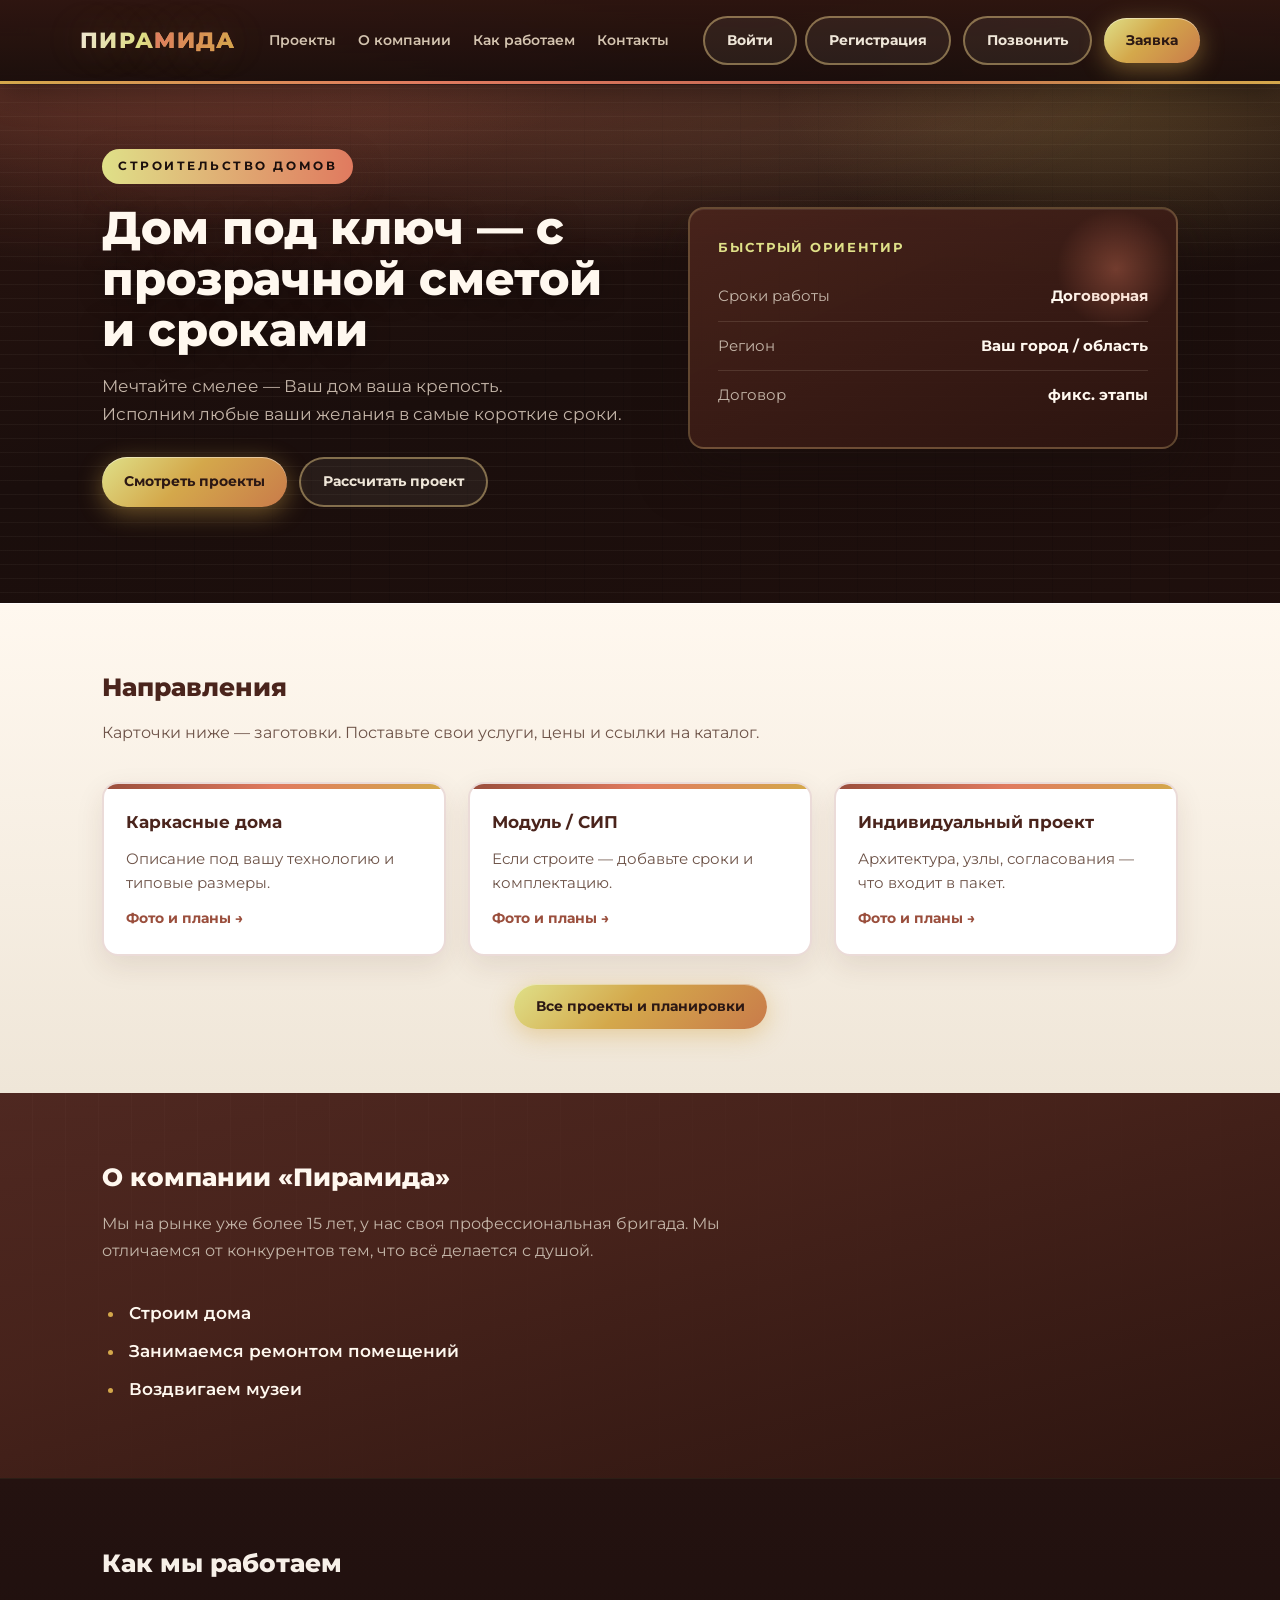
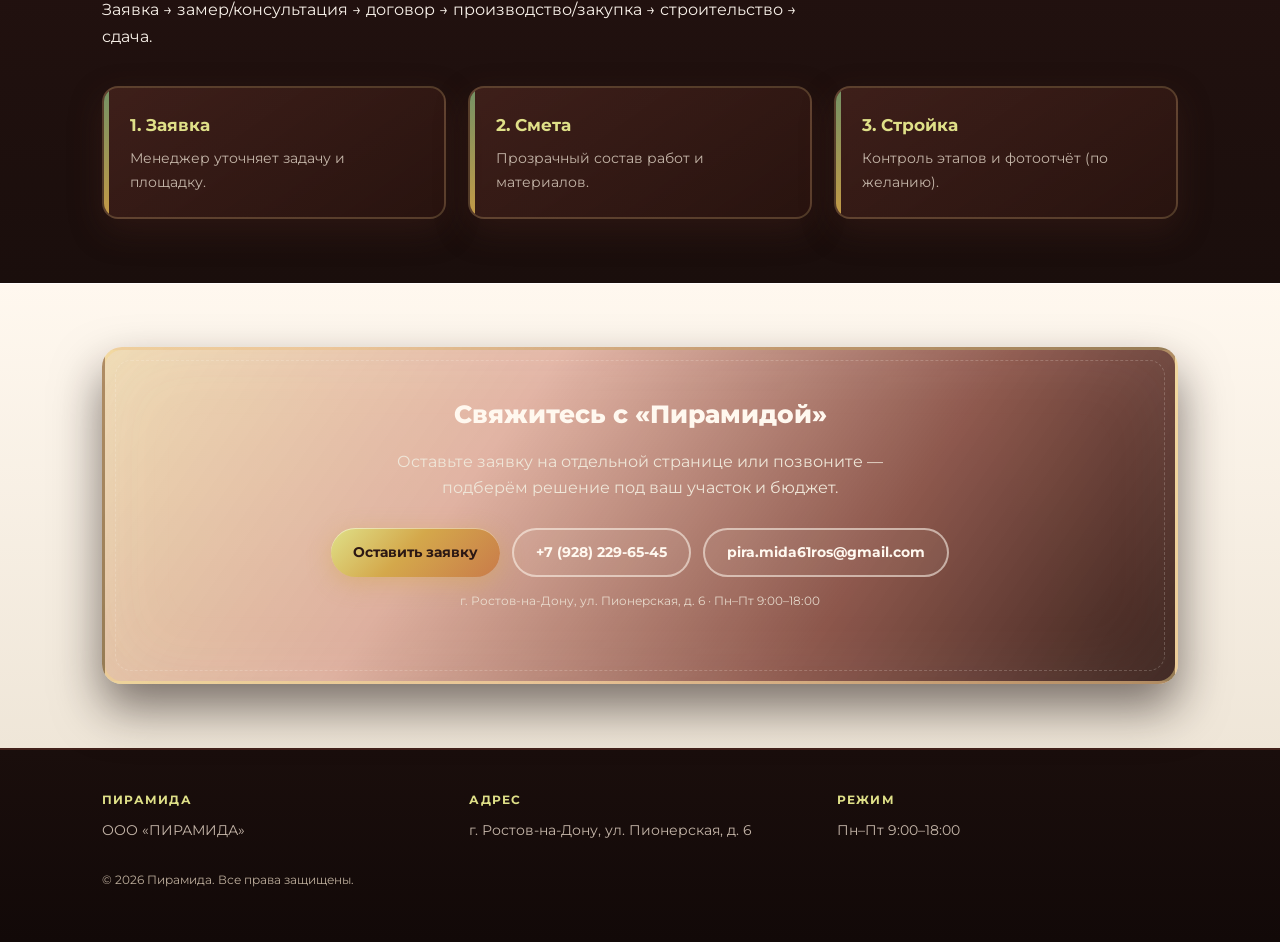
<file: index.html>
<!DOCTYPE html>
<html lang="ru">
<head>
  <meta charset="UTF-8" />
  <meta name="viewport" content="width=device-width, initial-scale=1.0" />
  <meta name="format-detection" content="telephone=no" />
  <title>Пирамида — строительство домов под ключ</title>
  <meta name="description" content="Пирамида: каркасные и модульные дома под ключ в Ростове-на-Дону. Проекты, смета, гарантия." />
  <link rel="preconnect" href="https://fonts.gstatic.com" crossorigin />
  <link href="https://fonts.googleapis.com/css2?family=Montserrat:wght@400;500;600;700&display=swap" rel="stylesheet" />
  <link rel="stylesheet" href="./css/site.css" />
</head>
<body>
  <header>
    <div class="wrap header-inner">
      <a class="logo" href="index.html">ПИРА<span>МИДА</span></a>
      <nav aria-label="Основное меню">
        <ul>
          <li><a href="projects.html">Проекты</a></li>
          <li><a href="#about">О компании</a></li>
          <li><a href="#process">Как работаем</a></li>
          <li><a href="#contact">Контакты</a></li>
        </ul>
      </nav>
      <div class="header-cta">
        <div id="auth-guest" class="header-auth">
          <a class="btn btn-ghost" href="login.html">Войти</a>
          <a class="btn btn-ghost" href="register.html">Регистрация</a>
        </div>
        <div id="auth-user" class="header-auth" hidden>
          <a class="btn btn-ghost" href="cabinet.html">Кабинет</a>
          <button type="button" class="btn btn-ghost" id="btn-logout">Выйти</button>
        </div>
        <a class="btn btn-ghost header-phone" href="tel:+79282296545">Позвонить</a>
        <a class="btn btn-primary" href="request.html">Заявка</a>
      </div>
    </div>
  </header>

  <main>
    <section class="hero">
      <div class="wrap hero-grid">
        <div>
          <p class="eyebrow">Строительство домов</p>
          <h1>Дом под ключ — с прозрачной сметой и сроками</h1>
          <p class="lead">
            Мечтайте смелее — Ваш дом ваша крепость.<br />
            Исполним любые ваши желания в самые короткие сроки.
          </p>
          <div class="inline-actions">
            <a class="btn btn-primary" href="projects.html">Смотреть проекты</a>
            <a class="btn btn-ghost" href="request.html">Рассчитать проект</a>
          </div>
        </div>
        <aside class="hero-card" aria-labelledby="card-title">
          <h2 id="card-title">Быстрый ориентир</h2>
          <div class="stat"><span>Сроки работы</span><strong>Договорная</strong></div>
          <div class="stat"><span>Регион</span><strong>Ваш город / область</strong></div>
          <div class="stat"><span>Договор</span><strong>фикс. этапы</strong></div>
        </aside>
      </div>
    </section>

    <section id="projects" class="section-cream">
      <div class="wrap">
        <h2 class="section-title">Направления</h2>
        <p class="section-desc">Карточки ниже — заготовки. Поставьте свои услуги, цены и ссылки на каталог.</p>
        <div class="cards">
          <article class="card">
            <h3>Каркасные дома</h3>
            <p>Описание под вашу технологию и типовые размеры.</p>
            <a class="card-link" href="projects.html">Фото и планы →</a>
          </article>
          <article class="card">
            <h3>Модуль / СИП</h3>
            <p>Если строите — добавьте сроки и комплектацию.</p>
            <a class="card-link" href="projects.html">Фото и планы →</a>
          </article>
          <article class="card">
            <h3>Индивидуальный проект</h3>
            <p>Архитектура, узлы, согласования — что входит в пакет.</p>
            <a class="card-link" href="projects.html">Фото и планы →</a>
          </article>
        </div>
        <p class="section-cta-link">
          <a class="btn btn-primary" href="projects.html">Все проекты и планировки</a>
        </p>
      </div>
    </section>

    <section id="about" class="section-brick">
      <div class="wrap">
        <h2 class="section-title">О компании «Пирамида»</h2>
        <p class="section-desc">
          Мы на рынке уже более 15 лет, у нас своя профессиональная бригада. Мы отличаемся от конкурентов тем, что всё делается с душой.
        </p>
        <ul class="about-list">
          <li>Строим дома</li>
          <li>Занимаемся ремонтом помещений</li>
          <li>Воздвигаем музеи</li>
        </ul>
      </div>
    </section>

    <section id="process" class="section-warm-dark">
      <div class="wrap">
        <h2 class="section-title">Как мы работаем</h2>
        <p class="section-desc">Заявка → замер/консультация → договор → производство/закупка → строительство → сдача.</p>
        <div class="cards">
          <article class="card"><h3>1. Заявка</h3><p>Менеджер уточняет задачу и площадку.</p></article>
          <article class="card"><h3>2. Смета</h3><p>Прозрачный состав работ и материалов.</p></article>
          <article class="card"><h3>3. Стройка</h3><p>Контроль этапов и фотоотчёт (по желанию).</p></article>
        </div>
      </div>
    </section>

    <section id="contact" class="section-cream">
      <div class="wrap">
        <div class="cta-band">
          <h2 class="section-title section-title-no-gap">Свяжитесь с «Пирамидой»</h2>
          <p>Оставьте заявку на отдельной странице или позвоните — подберём решение под ваш участок и бюджет.</p>
          <div class="inline-actions inline-actions-center">
            <a class="btn btn-primary" href="request.html">Оставить заявку</a>
            <a class="btn btn-ghost" href="tel:+79282296545">+7 (928) 229-65-45</a>
            <a class="btn btn-ghost" href="mailto:pira.mida61ros@gmail.com">pira.mida61ros@gmail.com</a>
          </div>
          <p class="fine mt-20">г. Ростов-на-Дону, ул. Пионерская, д. 6 · Пн–Пт 9:00–18:00</p>
        </div>
      </div>
    </section>
  </main>

  <footer>
    <div class="wrap">
      <div class="footer-grid">
        <div><strong>Пирамида</strong>ООО «ПИРАМИДА»</div>
        <div><strong>Адрес</strong>г. Ростов-на-Дону, ул. Пионерская, д. 6</div>
        <div><strong>Режим</strong>Пн–Пт 9:00–18:00</div>
      </div>
      <p class="fine">© <span id="y"></span> Пирамида. Все права защищены.</p>
    </div>
  </footer>
  <script src="./js/auth.js"></script>
  <script>
    document.getElementById("y").textContent = new Date().getFullYear();
  </script>
</body>
</html>
</file>
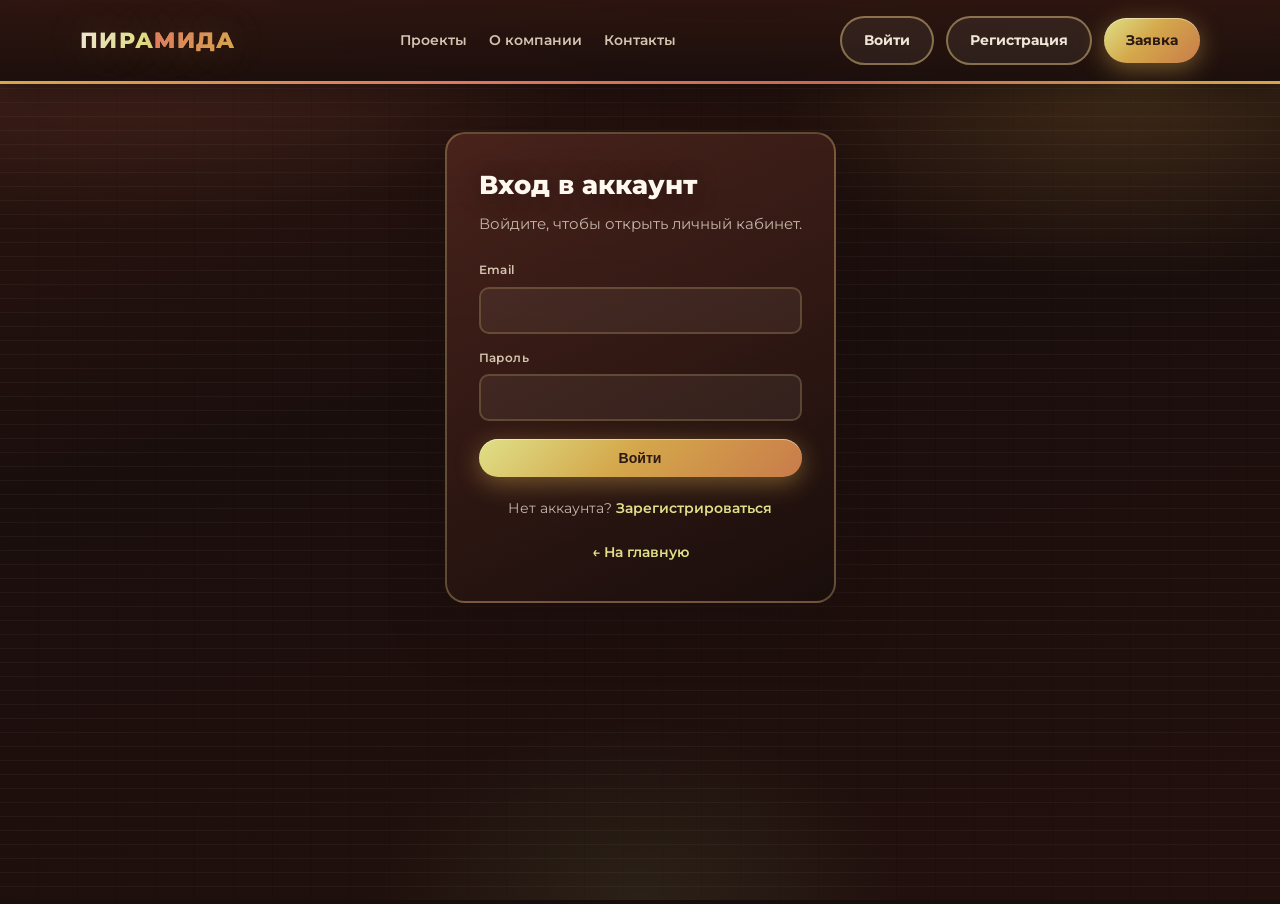
<file: cabinet.html>
<!DOCTYPE html>
<html lang="ru">
<head>
  <meta charset="UTF-8" />
  <meta name="viewport" content="width=device-width, initial-scale=1.0" />
  <title>Личный кабинет — Пирамида</title>
  <link rel="preconnect" href="https://fonts.gstatic.com" crossorigin />
  <link href="https://fonts.googleapis.com/css2?family=Montserrat:wght@400;500;600;700&display=swap" rel="stylesheet" />
  <link rel="stylesheet" href="./css/site.css" />
</head>
<body>
  <header>
    <div class="wrap header-inner">
      <a class="logo" href="index.html">ПИРА<span>МИДА</span></a>
      <nav aria-label="Основное меню">
        <ul>
          <li><a href="projects.html">Проекты</a></li>
          <li><a href="index.html#about">О компании</a></li>
          <li><a href="index.html#contact">Контакты</a></li>
        </ul>
      </nav>
      <div class="header-cta">
        <button type="button" class="btn btn-ghost" data-logout>Выйти</button>
        <a class="btn btn-primary" href="request.html">Заявка</a>
      </div>
    </div>
  </header>

  <main class="auth-page">
    <div class="wrap">
      <div class="auth-card auth-card-wide">
        <p class="eyebrow">Личный кабинет</p>
        <h1>Здравствуйте, <span id="cabinet-name"></span></h1>
        <p class="auth-card-lead">Email: <strong id="cabinet-email"></strong></p>
        <p class="auth-card-note">
          Здесь можно разместить сохранённые заявки, избранные проекты и статус договора.
          Сейчас кабинет работает локально в браузере — для общего доступа с любого устройства нужен сервер.
        </p>
        <div class="inline-actions">
          <a class="btn btn-primary" href="request.html">Оставить заявку</a>
          <a class="btn btn-ghost" href="index.html">На главную</a>
        </div>
      </div>
    </div>
  </main>

  <script src="./js/auth.js"></script>
</body>
</html>
</file>
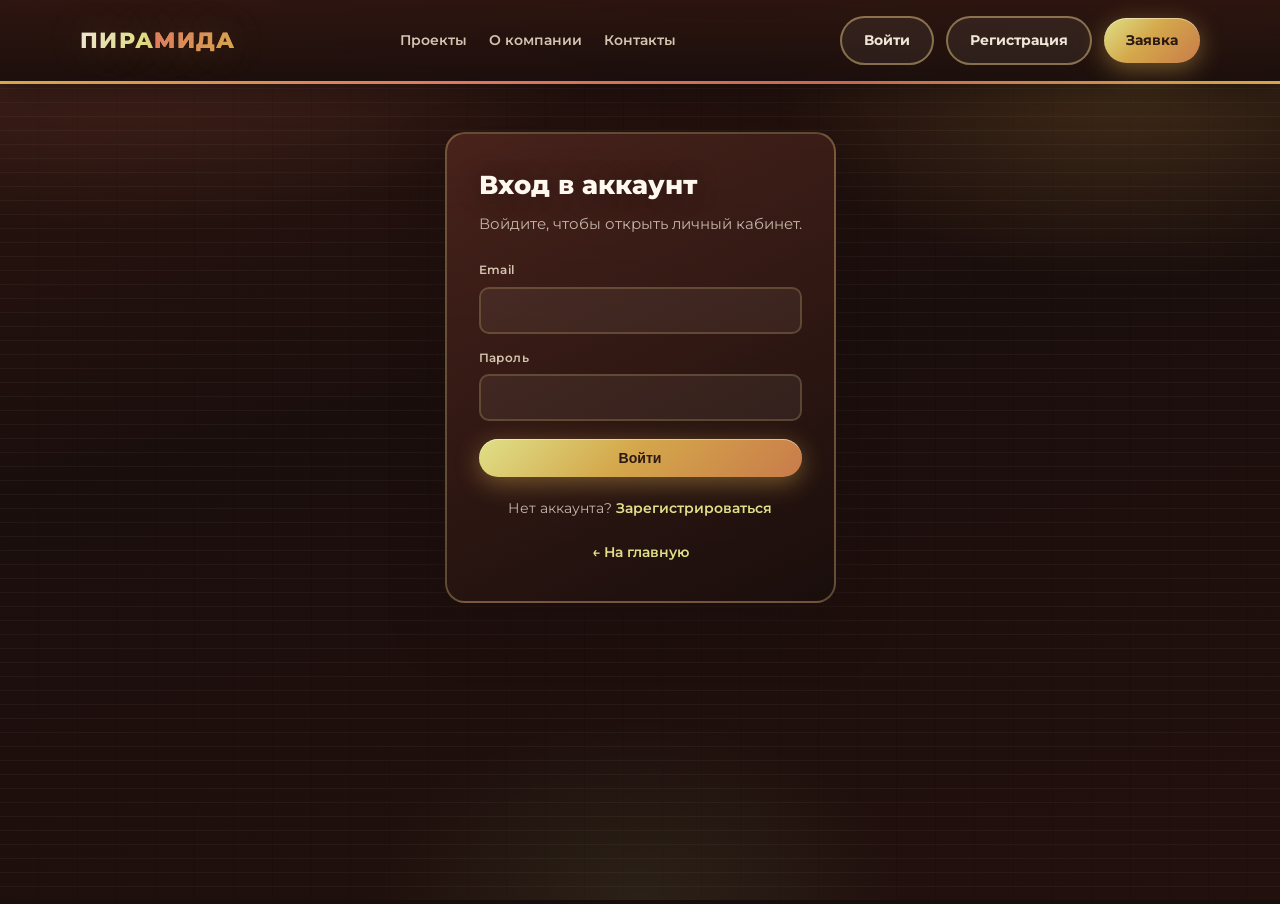
<file: login.html>
<!DOCTYPE html>
<html lang="ru">
<head>
  <meta charset="UTF-8" />
  <meta name="viewport" content="width=device-width, initial-scale=1.0" />
  <title>Вход — Пирамида</title>
  <link rel="preconnect" href="https://fonts.gstatic.com" crossorigin />
  <link href="https://fonts.googleapis.com/css2?family=Montserrat:wght@400;500;600;700&display=swap" rel="stylesheet" />
  <link rel="stylesheet" href="./css/site.css" />
</head>
<body>
  <header>
    <div class="wrap header-inner">
      <a class="logo" href="index.html">ПИРА<span>МИДА</span></a>
      <nav aria-label="Основное меню">
        <ul>
          <li><a href="projects.html">Проекты</a></li>
          <li><a href="index.html#about">О компании</a></li>
          <li><a href="index.html#contact">Контакты</a></li>
        </ul>
      </nav>
      <div class="header-cta">
        <a class="btn btn-ghost" href="login.html" aria-current="page">Войти</a>
        <a class="btn btn-ghost" href="register.html">Регистрация</a>
        <a class="btn btn-primary" href="request.html">Заявка</a>
      </div>
    </div>
  </header>

  <main class="auth-page">
    <div class="wrap">
      <div class="auth-card">
        <h1>Вход в аккаунт</h1>
        <p class="auth-card-lead">Войдите, чтобы открыть личный кабинет.</p>

        <form id="form-login" class="auth-form" novalidate>
          <label class="auth-field">
            <span>Email</span>
            <input type="email" name="email" autocomplete="email" required />
          </label>
          <label class="auth-field">
            <span>Пароль</span>
            <input type="password" name="password" autocomplete="current-password" required minlength="6" />
          </label>
          <p id="auth-message" class="auth-msg" hidden></p>
          <button type="submit" class="btn btn-primary auth-submit">Войти</button>
        </form>

        <p class="auth-switch">
          Нет аккаунта? <a href="register.html">Зарегистрироваться</a>
        </p>
        <p class="auth-switch">
          <a href="index.html">← На главную</a>
        </p>
      </div>
    </div>
  </main>

  <script src="./js/auth.js"></script>
</body>
</html>
</file>
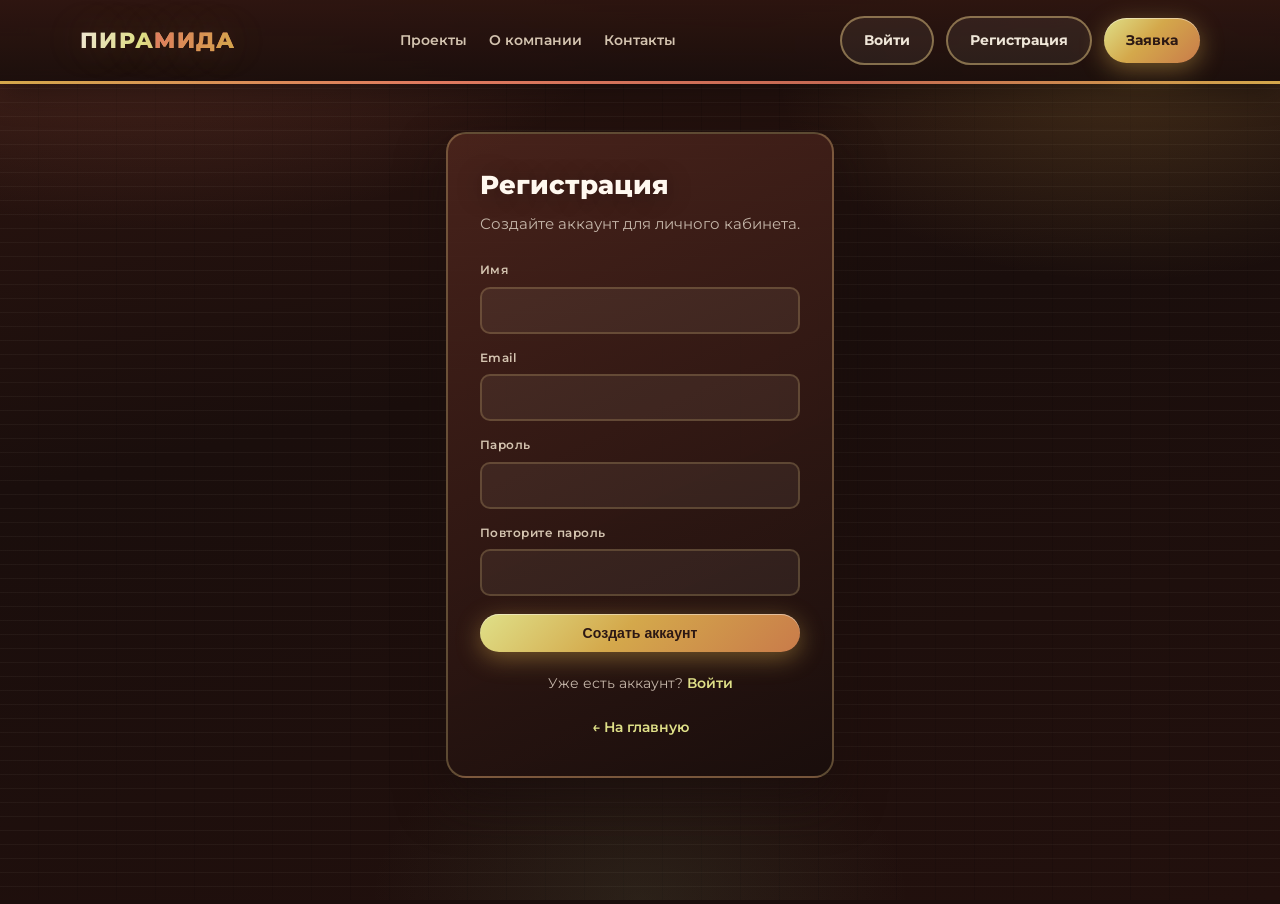
<file: register.html>
<!DOCTYPE html>
<html lang="ru">
<head>
  <meta charset="UTF-8" />
  <meta name="viewport" content="width=device-width, initial-scale=1.0" />
  <title>Регистрация — Пирамида</title>
  <link rel="preconnect" href="https://fonts.gstatic.com" crossorigin />
  <link href="https://fonts.googleapis.com/css2?family=Montserrat:wght@400;500;600;700&display=swap" rel="stylesheet" />
  <link rel="stylesheet" href="./css/site.css" />
</head>
<body>
  <header>
    <div class="wrap header-inner">
      <a class="logo" href="index.html">ПИРА<span>МИДА</span></a>
      <nav aria-label="Основное меню">
        <ul>
          <li><a href="projects.html">Проекты</a></li>
          <li><a href="index.html#about">О компании</a></li>
          <li><a href="index.html#contact">Контакты</a></li>
        </ul>
      </nav>
      <div class="header-cta">
        <a class="btn btn-ghost" href="login.html">Войти</a>
        <a class="btn btn-ghost" href="register.html" aria-current="page">Регистрация</a>
        <a class="btn btn-primary" href="request.html">Заявка</a>
      </div>
    </div>
  </header>

  <main class="auth-page">
    <div class="wrap">
      <div class="auth-card">
        <h1>Регистрация</h1>
        <p class="auth-card-lead">Создайте аккаунт для личного кабинета.</p>

        <form id="form-register" class="auth-form" novalidate>
          <label class="auth-field">
            <span>Имя</span>
            <input type="text" name="name" autocomplete="name" required minlength="2" />
          </label>
          <label class="auth-field">
            <span>Email</span>
            <input type="email" name="email" autocomplete="email" required />
          </label>
          <label class="auth-field">
            <span>Пароль</span>
            <input type="password" name="password" autocomplete="new-password" required minlength="6" />
          </label>
          <label class="auth-field">
            <span>Повторите пароль</span>
            <input type="password" name="passwordConfirm" autocomplete="new-password" required minlength="6" />
          </label>
          <p id="auth-message" class="auth-msg" hidden></p>
          <button type="submit" class="btn btn-primary auth-submit">Создать аккаунт</button>
        </form>

        <p class="auth-switch">
          Уже есть аккаунт? <a href="login.html">Войти</a>
        </p>
        <p class="auth-switch">
          <a href="index.html">← На главную</a>
        </p>
      </div>
    </div>
  </main>

  <script src="./js/auth.js"></script>
</body>
</html>
</file>
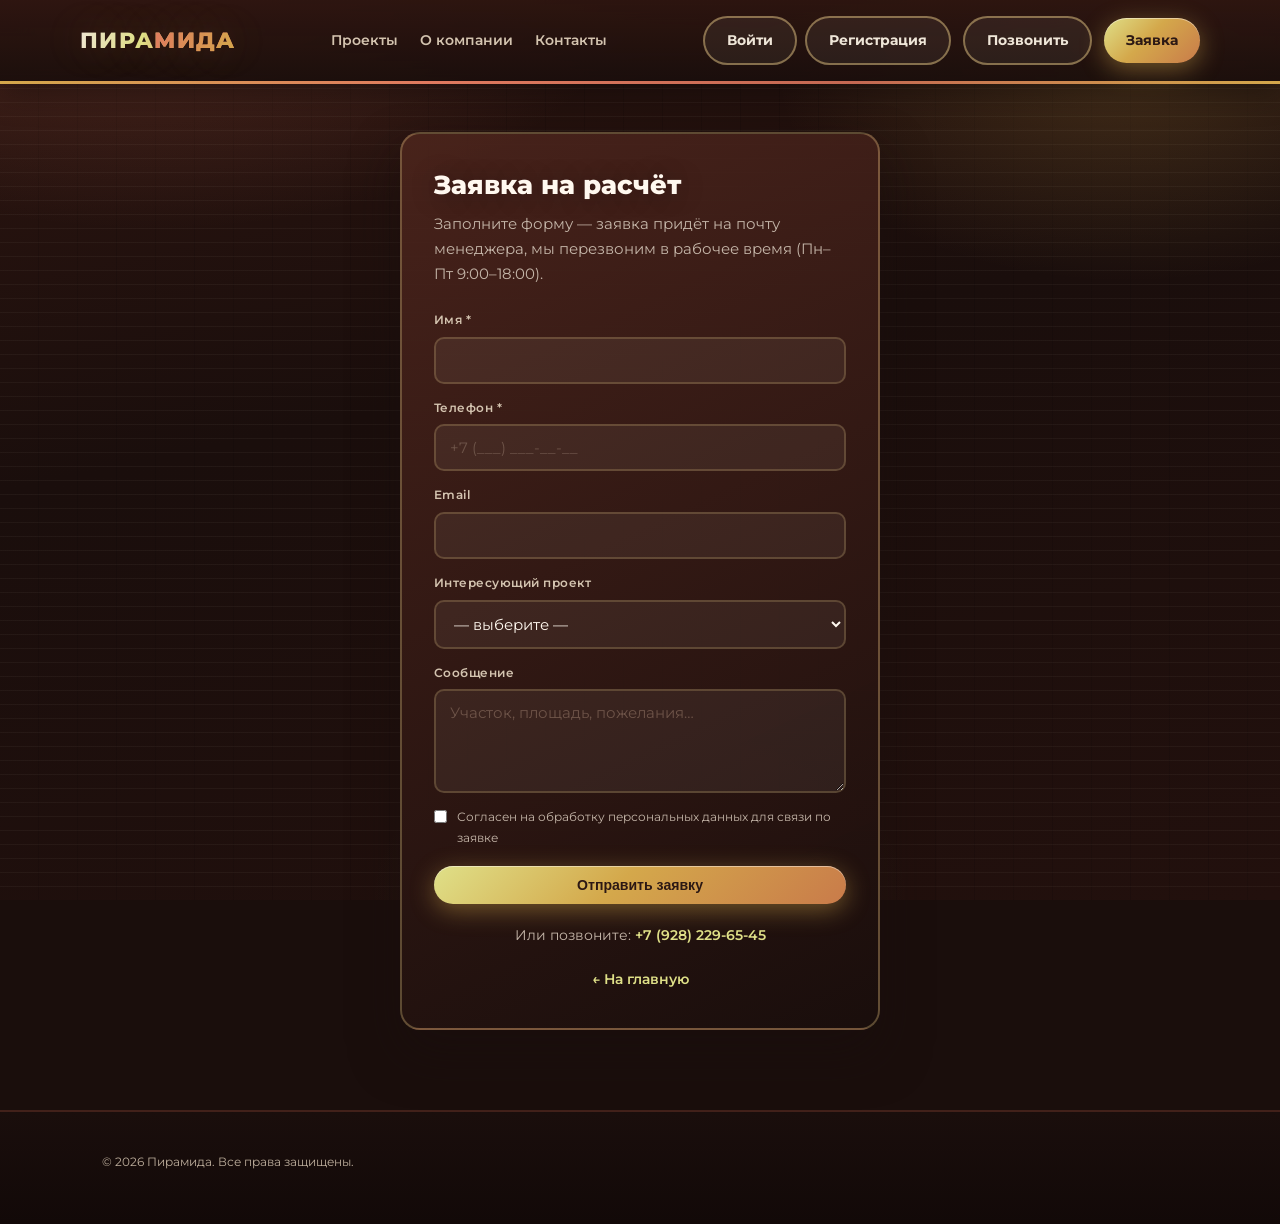
<file: request.html>
<!DOCTYPE html>
<html lang="ru">
<head>
  <meta charset="UTF-8" />
  <meta name="viewport" content="width=device-width, initial-scale=1.0" />
  <title>Заявка на расчёт — Пирамида</title>
  <meta name="description" content="Оставьте заявку на расчёт строительства дома — компания Пирамида." />
  <link rel="preconnect" href="https://fonts.gstatic.com" crossorigin />
  <link href="https://fonts.googleapis.com/css2?family=Montserrat:wght@400;500;600;700&display=swap" rel="stylesheet" />
  <link rel="stylesheet" href="./css/site.css" />
</head>
<body>
  <header>
    <div class="wrap header-inner">
      <a class="logo" href="index.html">ПИРА<span>МИДА</span></a>
      <nav aria-label="Основное меню">
        <ul>
          <li><a href="projects.html">Проекты</a></li>
          <li><a href="index.html#about">О компании</a></li>
          <li><a href="index.html#contact">Контакты</a></li>
        </ul>
      </nav>
      <div class="header-cta">
        <div id="auth-guest" class="header-auth">
          <a class="btn btn-ghost" href="login.html">Войти</a>
          <a class="btn btn-ghost" href="register.html">Регистрация</a>
        </div>
        <div id="auth-user" class="header-auth" hidden>
          <a class="btn btn-ghost" href="cabinet.html">Кабинет</a>
          <button type="button" class="btn btn-ghost" id="btn-logout">Выйти</button>
        </div>
        <a class="btn btn-ghost header-phone" href="tel:+79282296545">Позвонить</a>
        <a class="btn btn-primary" href="request.html" aria-current="page">Заявка</a>
      </div>
    </div>
  </header>

  <main class="auth-page">
    <div class="wrap">
      <div class="auth-card auth-card-wide">
        <h1>Заявка на расчёт</h1>
        <p class="auth-card-lead">
          Заполните форму — заявка придёт на почту менеджера, мы перезвоним в рабочее время (Пн–Пт 9:00–18:00).
        </p>

        <form id="request-form" class="auth-form" novalidate>
          <label class="auth-field">
            <span>Имя *</span>
            <input type="text" name="name" autocomplete="name" required minlength="2" />
          </label>
          <label class="auth-field">
            <span>Телефон *</span>
            <input type="tel" name="phone" autocomplete="tel" required placeholder="+7 (___) ___-__-__" />
          </label>
          <label class="auth-field">
            <span>Email</span>
            <input type="email" name="email" autocomplete="email" />
          </label>
          <label class="auth-field">
            <span>Интересующий проект</span>
            <select name="project">
              <option value="">— выберите —</option>
              <option value="Каркасный дом">Каркасный дом</option>
              <option value="Модуль / СИП">Модуль / СИП</option>
              <option value="Индивидуальный проект">Индивидуальный проект</option>
              <option value="Другое">Другое</option>
            </select>
          </label>
          <label class="auth-field">
            <span>Сообщение</span>
            <textarea name="message" rows="4" placeholder="Участок, площадь, пожелания…"></textarea>
          </label>
          <label class="request-consent">
            <input type="checkbox" name="consent" required />
            <span>Согласен на обработку персональных данных для связи по заявке</span>
          </label>
          <p id="request-form-message" class="auth-msg" hidden></p>
          <button type="submit" class="btn btn-primary auth-submit">Отправить заявку</button>
        </form>

        <p class="auth-switch">
          Или позвоните: <a href="tel:+79282296545">+7 (928) 229-65-45</a>
        </p>
        <p class="auth-switch">
          <a href="index.html">← На главную</a>
        </p>
      </div>
    </div>
  </main>

  <footer>
    <div class="wrap">
      <p class="fine">© <span id="y"></span> Пирамида. Все права защищены.</p>
    </div>
  </footer>

  <script src="./js/site-config.js"></script>
  <script src="./js/auth.js"></script>
  <script src="./js/request-form.js"></script>
  <script>
    document.getElementById("y").textContent = new Date().getFullYear();
  </script>
</body>
</html>
</file>
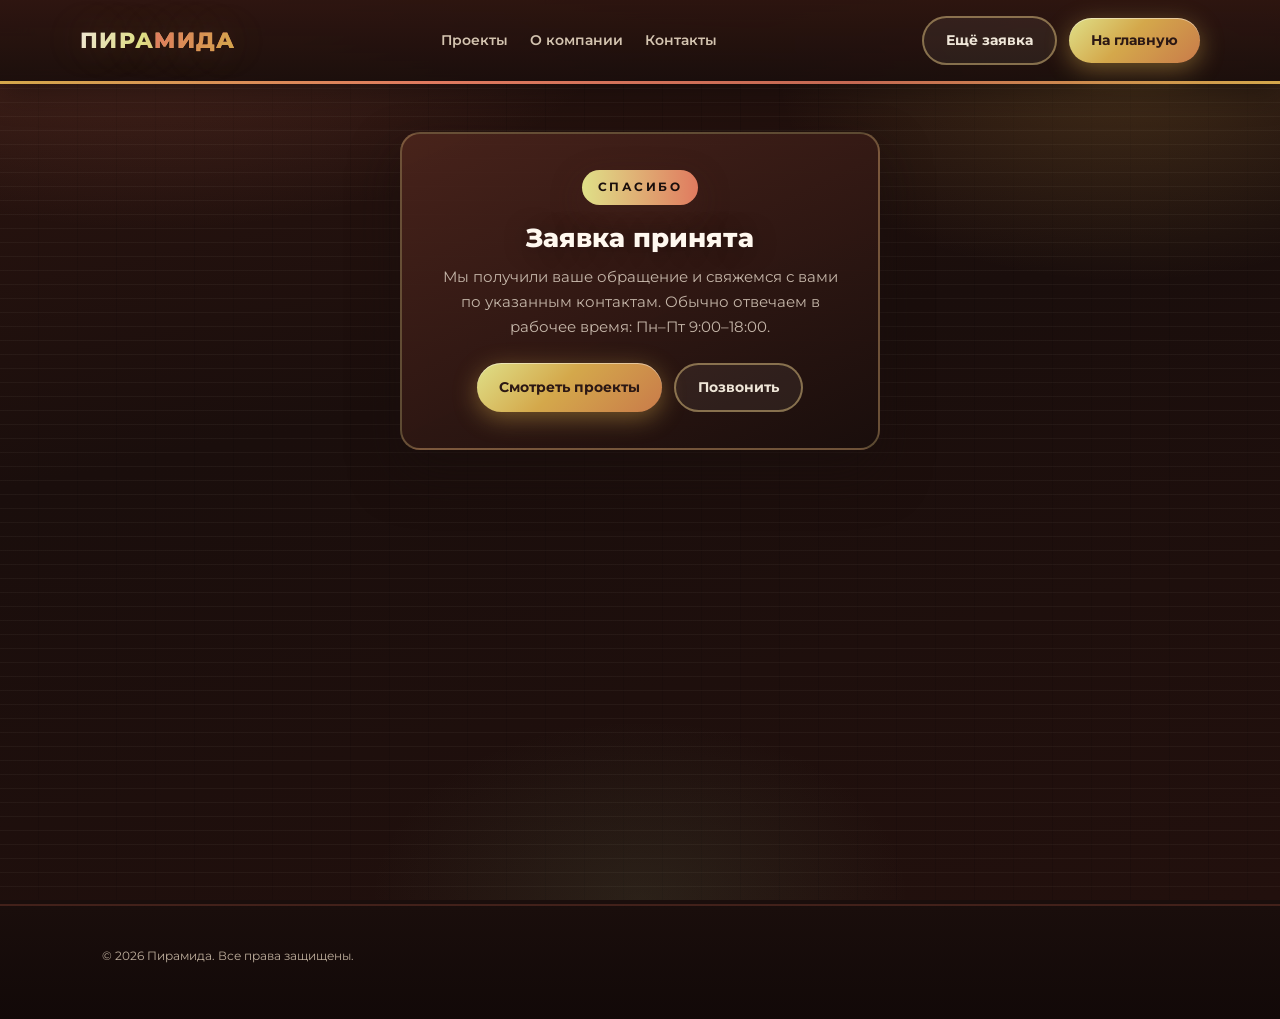
<file: thanks.html>
<!DOCTYPE html>
<html lang="ru">
<head>
  <meta charset="UTF-8" />
  <meta name="viewport" content="width=device-width, initial-scale=1.0" />
  <title>Заявка отправлена — Пирамида</title>
  <link rel="preconnect" href="https://fonts.gstatic.com" crossorigin />
  <link href="https://fonts.googleapis.com/css2?family=Montserrat:wght@400;500;600;700&display=swap" rel="stylesheet" />
  <link rel="stylesheet" href="./css/site.css" />
</head>
<body>
  <header>
    <div class="wrap header-inner">
      <a class="logo" href="index.html">ПИРА<span>МИДА</span></a>
      <nav aria-label="Основное меню">
        <ul>
          <li><a href="projects.html">Проекты</a></li>
          <li><a href="index.html#about">О компании</a></li>
          <li><a href="index.html#contact">Контакты</a></li>
        </ul>
      </nav>
      <div class="header-cta">
        <a class="btn btn-ghost" href="request.html">Ещё заявка</a>
        <a class="btn btn-primary" href="index.html">На главную</a>
      </div>
    </div>
  </header>

  <main class="auth-page">
    <div class="wrap">
      <div class="auth-card auth-card-wide thanks-card">
        <p class="eyebrow">Спасибо</p>
        <h1>Заявка принята</h1>
        <p class="auth-card-lead">
          Мы получили ваше обращение и свяжемся с вами по указанным контактам.
          Обычно отвечаем в рабочее время: Пн–Пт 9:00–18:00.
        </p>
        <div class="inline-actions">
          <a class="btn btn-primary" href="projects.html">Смотреть проекты</a>
          <a class="btn btn-ghost" href="tel:+79282296545">Позвонить</a>
        </div>
      </div>
    </div>
  </main>

  <footer>
    <div class="wrap">
      <p class="fine">© <span id="y"></span> Пирамида. Все права защищены.</p>
    </div>
  </footer>
  <script>
    document.getElementById("y").textContent = new Date().getFullYear();
  </script>
</body>
</html>
</file>
<file: css/site.css>
/* Палитра: старый кирпич + раствор + тёплые акценты */
:root {
  --brick-ink: #1a0e0c;
  --brick-ink-soft: #241210;
  --brick-dark: #4a241c;
  --brick-deep: #2d1510;
  --brick-deeper: #22100d;
  --brick-black: #120908;
  --brick: #7a3d32;
  --brick-mid: #9a4e3c;
  --brick-bright: #c46852;
  --brick-dust: #a85d4a;
  --mortar: #efe6d8;
  --mortar-dim: #d4c4b0;
  --cream: #fff8ef;
  --gold: #dfe088;
  --gold-deep: #d4a84b;
  --copper: #c97b4a;
  --terracotta: #e07a5f;
  --sage: #7a9e6d;
  --white: #ffffff;
  --sky-wash: rgba(120, 170, 200, 0.18);
  --text: #f7f0e8;
  --text-dark: #2c1814;
  --muted: #c4b5a8;
  --muted-dark: #6d5348;
  --border-brick: rgba(255, 232, 210, 0.12);
  --black-06: rgba(0, 0, 0, 0.06);
  --black-11: rgba(0, 0, 0, 0.11);
  --black-35: rgba(0, 0, 0, 0.35);
  --white-45: rgba(255, 255, 255, 0.45);
  --white-80: rgba(255, 255, 255, 0.8);
  --cream-04: rgba(255, 248, 239, 0.04);
  --cream-08: rgba(255, 248, 239, 0.08);
  --radius: 16px;
  --shadow: 0 24px 48px rgba(26, 14, 12, 0.55);
  --shadow-soft: 0 12px 32px rgba(74, 36, 28, 0.35);
}
* { box-sizing: border-box; margin: 0; padding: 0; }
html { scroll-behavior: smooth; }
body {
  font-family: "Montserrat", system-ui, sans-serif;
  color: var(--text);
  line-height: 1.65;
  min-height: 100vh;
  background-color: var(--brick-ink);
  /* лёгкий «кирпич» из линий + тёплые пятна */
  background-image:
    radial-gradient(ellipse 900px 500px at 12% -5%, rgba(224, 122, 95, 0.22), transparent 55%),
    radial-gradient(ellipse 700px 420px at 88% 8%, rgba(212, 168, 75, 0.18), transparent 50%),
    radial-gradient(ellipse 600px 400px at 50% 100%, rgba(122, 158, 109, 0.12), transparent 45%),
    repeating-linear-gradient(
      0deg,
      transparent,
      transparent 13px,
      rgba(239, 230, 216, 0.045) 13px,
      rgba(239, 230, 216, 0.045) 14px
    ),
    repeating-linear-gradient(
      90deg,
      transparent,
      transparent 38px,
      rgba(0, 0, 0, 0.11) 38px,
      rgba(0, 0, 0, 0.11) 39px
    ),
    linear-gradient(168deg, var(--brick-deep) 0%, var(--brick-ink) 42%, var(--brick-deeper) 100%);
  background-attachment: fixed;
}
a { color: var(--gold); text-decoration: none; }
a:hover { text-decoration: underline; }
.wrap { max-width: 1120px; margin: 0 auto; padding: 0 22px; }

header {
  position: sticky;
  top: 0;
  z-index: 50;
  background: linear-gradient(180deg, rgba(45, 21, 16, 0.96) 0%, rgba(26, 14, 12, 0.92) 100%);
  backdrop-filter: blur(14px);
  border-bottom: 3px solid transparent;
  border-image: linear-gradient(90deg, var(--gold-deep), var(--terracotta), var(--brick-bright), var(--gold-deep)) 1;
  box-shadow: 0 8px 32px var(--black-35);
}
.header-inner {
  display: flex;
  align-items: center;
  justify-content: space-between;
  gap: 16px;
  padding: 16px 0;
  flex-wrap: wrap;
}
.logo {
  font-weight: 800;
  font-size: 1.4rem;
  letter-spacing: 0.06em;
  text-decoration: none;
  background: linear-gradient(110deg, var(--mortar) 0%, var(--gold) 40%, var(--terracotta) 85%);
  -webkit-background-clip: text;
  background-clip: text;
  color: transparent;
  text-shadow: 0 0 40px rgba(244, 213, 141, 0.25);
}
.logo span {
  background: linear-gradient(110deg, var(--terracotta), var(--gold-deep));
  -webkit-background-clip: text;
  background-clip: text;
  color: transparent;
}
nav ul { list-style: none; display: flex; gap: 22px; flex-wrap: wrap; }
nav a {
  color: var(--mortar-dim);
  font-size: 0.9rem;
  font-weight: 600;
  text-decoration: none;
  transition: color 0.2s;
}
nav a:hover { color: var(--gold); text-decoration: none; }

.header-cta { display: flex; align-items: center; gap: 12px; }

.btn {
  display: inline-flex;
  align-items: center;
  justify-content: center;
  padding: 11px 22px;
  border-radius: 999px;
  font-weight: 700;
  font-size: 0.88rem;
  border: none;
  cursor: pointer;
  transition: transform 0.15s, box-shadow 0.2s, filter 0.2s;
  text-decoration: none;
}
.btn:active { transform: scale(0.98); }
.btn-primary {
  background: linear-gradient(135deg, var(--gold) 0%, var(--gold-deep) 45%, var(--copper) 100%);
  color: var(--text-dark);
  box-shadow: 0 6px 24px rgba(212, 168, 75, 0.45), inset 0 1px 0 var(--white-45);
}
.btn-primary:hover {
  filter: brightness(1.08);
  text-decoration: none;
  color: var(--text-dark);
  box-shadow: 0 8px 28px rgba(224, 122, 95, 0.4);
}
.btn-ghost {
  background: rgba(255, 248, 239, 0.06);
  color: var(--mortar);
  border: 2px solid rgba(244, 213, 141, 0.45);
}
.btn-ghost:hover {
  border-color: var(--terracotta);
  color: var(--cream);
  background: rgba(224, 122, 95, 0.12);
  text-decoration: none;
}

.hero {
  position: relative;
  padding: 64px 0 96px;
  overflow: hidden;
}
.hero::before {
  content: "";
  position: absolute;
  inset: -20% -10% auto -10%;
  height: 70%;
  background: radial-gradient(ellipse at 30% 20%, rgba(196, 104, 82, 0.35), transparent 55%),
    radial-gradient(ellipse at 70% 40%, rgba(244, 213, 141, 0.12), transparent 45%);
  pointer-events: none;
}
.hero-grid {
  position: relative;
  display: grid;
  grid-template-columns: 1.1fr 1fr;
  gap: 48px;
  align-items: center;
}
@media (max-width: 900px) {
  .hero-grid { grid-template-columns: 1fr; }
}
.eyebrow {
  display: inline-block;
  font-size: 0.72rem;
  font-weight: 700;
  letter-spacing: 0.22em;
  text-transform: uppercase;
  color: var(--brick-ink);
  background: linear-gradient(90deg, var(--gold), var(--terracotta));
  padding: 8px 16px;
  border-radius: 999px;
  margin-bottom: 18px;
  box-shadow: var(--shadow-soft);
}
h1 {
  font-size: clamp(1.9rem, 4.2vw, 2.85rem);
  line-height: 1.12;
  font-weight: 800;
  margin-bottom: 18px;
  color: var(--cream);
  text-shadow: 0 2px 24px var(--black-35);
}
.lead {
  color: var(--muted);
  font-size: 1.06rem;
  max-width: 36em;
  margin-bottom: 28px;
}
.hero-card {
  background: linear-gradient(155deg, rgba(74, 36, 28, 0.92) 0%, rgba(45, 21, 16, 0.95) 100%);
  border: 2px solid rgba(244, 213, 141, 0.25);
  border-radius: var(--radius);
  padding: 28px;
  box-shadow: var(--shadow), inset 0 1px 0 rgba(255, 248, 239, 0.08);
  position: relative;
}
.hero-card::after {
  content: "";
  position: absolute;
  top: 0;
  right: 0;
  width: 120px;
  height: 120px;
  background: radial-gradient(circle, rgba(224, 122, 95, 0.35), transparent 70%);
  pointer-events: none;
  border-radius: 0 var(--radius) 0 0;
}
.hero-card h2 {
  font-size: 0.82rem;
  font-weight: 700;
  margin-bottom: 14px;
  color: var(--gold);
  text-transform: uppercase;
  letter-spacing: 0.14em;
}
.stat {
  display: flex;
  justify-content: space-between;
  gap: 12px;
  padding: 12px 0;
  border-bottom: 1px solid var(--border-brick);
  font-size: 0.92rem;
  color: var(--muted);
}
.stat:last-child { border-bottom: 0; }
.stat strong { color: var(--cream); font-weight: 700; }

section {
  padding: 64px 0;
  border-top: 1px solid rgba(255, 248, 239, 0.06);
}
.section-cream {
  background: linear-gradient(180deg, var(--cream) 0%, var(--mortar) 100%);
  color: var(--text-dark);
  border-top: none;
  box-shadow: inset 0 1px 0 var(--white-80);
}
.section-cream .section-title { color: var(--brick-dark); }
.section-cream .section-desc { color: var(--muted-dark); }
.section-cream a:not(.btn) { color: var(--brick-mid); }
.section-cream a:not(.btn):hover { color: var(--terracotta); }
.section-cream .cta-band a.btn-primary { color: var(--text-dark); }
.section-cream .cta-band a.btn-ghost {
  color: var(--cream);
  border-color: rgba(255, 248, 239, 0.55);
}
.section-cream .cta-band a.btn-ghost:hover {
  color: var(--gold);
  border-color: var(--gold);
  background: rgba(255, 248, 239, 0.1);
}

.section-brick {
  background: linear-gradient(
      165deg,
      rgba(122, 61, 50, 0.55) 0%,
      rgba(74, 36, 28, 0.92) 40%,
      rgba(45, 21, 16, 0.98) 100%
    ),
    repeating-linear-gradient(
      0deg,
      transparent,
      transparent 11px,
      var(--black-06) 11px,
      var(--black-06) 12px
    ),
    repeating-linear-gradient(
      90deg,
      transparent,
      transparent 32px,
      var(--cream-04) 32px,
      var(--cream-04) 33px
    );
  border-top: none;
}
.section-brick .section-title { color: var(--cream); }
.section-brick .section-desc { color: var(--muted); }
.section-brick .about-list {
  margin: 8px 0 0;
  padding-left: 1.35em;
  max-width: 44em;
  color: var(--cream);
  font-size: 1.05rem;
  font-weight: 600;
  line-height: 1.55;
}
.section-brick .about-list li { margin-bottom: 12px; padding-left: 4px; }
.section-brick .about-list li::marker { color: var(--gold-deep); }

.section-warm-dark {
  background: linear-gradient(180deg, var(--brick-ink-soft) 0%, var(--brick-ink) 100%);
  border-top: 1px solid rgba(244, 213, 141, 0.08);
}

h2.section-title { font-size: 1.55rem; font-weight: 800; margin-bottom: 12px; }
.section-desc { margin-bottom: 36px; max-width: 44em; font-size: 1.02rem; }

.cards {
  display: grid;
  grid-template-columns: repeat(auto-fill, minmax(268px, 1fr));
  gap: 22px;
}
.card {
  border-radius: var(--radius);
  padding: 24px 22px 22px;
  transition: transform 0.2s, box-shadow 0.2s, border-color 0.2s;
  position: relative;
  overflow: hidden;
}
.section-cream .card {
  background: var(--white);
  border: 2px solid rgba(154, 78, 60, 0.2);
  box-shadow: 0 10px 28px rgba(74, 36, 28, 0.1);
}
.section-cream .card::before {
  content: "";
  position: absolute;
  top: 0;
  left: 0;
  right: 0;
  height: 5px;
  background: linear-gradient(90deg, var(--brick-mid), var(--terracotta), var(--gold-deep));
}
.section-cream .card:hover {
  transform: translateY(-4px);
  box-shadow: 0 18px 40px rgba(122, 61, 50, 0.2);
  border-color: rgba(224, 122, 95, 0.55);
}
.section-cream .card h3 { font-size: 1.08rem; margin-bottom: 10px; color: var(--brick-dark); }
.section-cream .card p { color: var(--muted-dark); font-size: 0.92rem; }
.section-cream .card-link {
  display: inline-block;
  margin-top: 12px;
  font-size: 0.88rem;
  font-weight: 700;
  color: var(--brick-mid);
  text-decoration: none;
}
.section-cream .card-link:hover {
  color: var(--terracotta);
  text-decoration: underline;
}
.section-cta-link {
  margin-top: 28px;
  text-align: center;
}

.section-warm-dark .card {
  background: linear-gradient(145deg, rgba(122, 61, 50, 0.35) 0%, rgba(45, 21, 16, 0.75) 100%);
  border: 2px solid rgba(244, 213, 141, 0.2);
  box-shadow: var(--shadow-soft);
}
.section-warm-dark .card::before {
  content: "";
  position: absolute;
  top: 0;
  left: 0;
  width: 5px;
  height: 100%;
  background: linear-gradient(180deg, var(--sage), var(--gold-deep));
  opacity: 0.9;
}
.section-warm-dark .card { padding-left: 26px; }
.section-warm-dark .card:hover {
  transform: translateY(-3px);
  border-color: rgba(244, 213, 141, 0.45);
}
.section-warm-dark .card h3 { color: var(--gold); font-size: 1.05rem; margin-bottom: 8px; }
.section-warm-dark .card p { color: var(--muted); font-size: 0.9rem; }

.cta-band {
  background: linear-gradient(
    125deg,
    rgba(212, 168, 75, 0.35) 0%,
    rgba(196, 104, 82, 0.45) 35%,
    rgba(122, 61, 50, 0.85) 70%,
    rgba(45, 21, 16, 0.95) 100%
  );
  border: 3px solid rgba(244, 213, 141, 0.5);
  border-radius: calc(var(--radius) + 4px);
  padding: 44px 32px;
  text-align: center;
  box-shadow: var(--shadow), inset 0 0 80px var(--cream-08);
  position: relative;
}
.cta-band::before {
  content: "";
  position: absolute;
  inset: 10px;
  border-radius: var(--radius);
  border: 1px dashed rgba(255, 248, 239, 0.2);
  pointer-events: none;
}
.cta-band .section-title { color: var(--cream); position: relative; }
.cta-band p { color: var(--mortar); margin: 14px 0 26px; position: relative; max-width: 520px; margin-left: auto; margin-right: auto; }

footer {
  padding: 40px 0 52px;
  font-size: 0.86rem;
  color: var(--muted);
  background: linear-gradient(0deg, var(--brick-black) 0%, var(--brick-ink) 100%);
  border-top: 2px solid rgba(154, 78, 60, 0.35);
}
.footer-grid {
  display: grid;
  grid-template-columns: repeat(auto-fit, minmax(200px, 1fr));
  gap: 26px;
  margin-bottom: 28px;
}
.footer-grid strong {
  color: var(--gold);
  display: block;
  margin-bottom: 8px;
  font-size: 0.78rem;
  letter-spacing: 0.1em;
  text-transform: uppercase;
}
.fine { font-size: 0.78rem; opacity: 0.88; color: var(--mortar-dim); }

.inline-actions {
  display: flex;
  gap: 12px;
  flex-wrap: wrap;
}
.inline-actions-center {
  justify-content: center;
}
.mt-20 {
  margin-top: 20px;
}
.section-title-no-gap {
  margin-bottom: 0;
}

.btn:focus-visible,
nav a:focus-visible,
.logo:focus-visible {
  outline: 2px solid var(--gold);
  outline-offset: 3px;
  border-radius: 10px;
}

@media (max-width: 680px) {
  .header-inner {
    justify-content: center;
  }
  nav ul {
    justify-content: center;
    gap: 14px;
  }
  .header-cta {
    width: 100%;
    justify-content: center;
  }
  .header-cta .btn {
    flex: 1 1 auto;
    min-width: 0;
  }
  .header-phone {
    display: none;
  }
  .inline-actions {
    flex-direction: column;
  }
  .inline-actions .btn {
    width: 100%;
  }
  .cta-band {
    padding: 30px 18px;
  }
}

.header-auth {
  display: flex;
  align-items: center;
  gap: 8px;
}
.header-auth[hidden] {
  display: none !important;
}

.auth-page {
  padding: 48px 0 80px;
  min-height: calc(100vh - 80px);
  display: flex;
  align-items: flex-start;
}
.auth-card {
  max-width: 440px;
  margin: 0 auto;
  padding: 36px 32px;
  background: linear-gradient(155deg, rgba(74, 36, 28, 0.95) 0%, rgba(26, 14, 12, 0.98) 100%);
  border: 2px solid rgba(244, 213, 141, 0.3);
  border-radius: calc(var(--radius) + 4px);
  box-shadow: var(--shadow);
}
.auth-card-wide {
  max-width: 480px;
}
.auth-card h1 {
  font-size: 1.6rem;
  font-weight: 800;
  color: var(--cream);
  margin-bottom: 10px;
  line-height: 1.2;
}
.auth-card-lead {
  color: var(--muted);
  font-size: 0.95rem;
  margin-bottom: 24px;
}
.auth-card-lead strong {
  color: var(--gold);
}
.auth-card-note {
  color: var(--muted);
  font-size: 0.9rem;
  margin-bottom: 24px;
  line-height: 1.6;
}
.auth-switch {
  margin-top: 20px;
  font-size: 0.9rem;
  color: var(--muted);
  text-align: center;
}
.auth-switch a {
  color: var(--gold);
  font-weight: 600;
}
.auth-switch a:hover {
  color: var(--terracotta);
}
.auth-form {
  display: flex;
  flex-direction: column;
  gap: 14px;
}
.auth-field {
  display: flex;
  flex-direction: column;
  gap: 6px;
}
.auth-field span {
  font-size: 0.78rem;
  font-weight: 600;
  color: var(--mortar-dim);
  letter-spacing: 0.04em;
}
.auth-field input,
.auth-field select,
.auth-field textarea {
  padding: 12px 14px;
  border-radius: 10px;
  border: 2px solid rgba(244, 213, 141, 0.2);
  background: rgba(255, 248, 239, 0.06);
  color: var(--cream);
  font-family: inherit;
  font-size: 0.95rem;
  width: 100%;
  transition: border-color 0.2s, box-shadow 0.2s;
}
.auth-field select {
  cursor: pointer;
}
.auth-field select option {
  color: var(--text-dark);
  background: var(--cream);
}
.auth-field textarea {
  resize: vertical;
  min-height: 96px;
}
.auth-field input::placeholder,
.auth-field textarea::placeholder {
  color: var(--muted-dark);
}
.auth-field input:focus,
.auth-field select:focus,
.auth-field textarea:focus {
  outline: none;
  border-color: var(--gold-deep);
  box-shadow: 0 0 0 3px rgba(212, 168, 75, 0.2);
}
.request-consent {
  display: flex;
  gap: 10px;
  align-items: flex-start;
  font-size: 0.78rem;
  color: var(--muted);
  cursor: pointer;
}
.request-consent input {
  margin-top: 3px;
  flex-shrink: 0;
}
.auth-msg {
  font-size: 0.85rem;
  margin: 0;
  padding: 10px 12px;
  border-radius: 10px;
}
.auth-msg-error {
  color: #ffd4cc;
  background: rgba(224, 80, 60, 0.2);
  border: 1px solid rgba(224, 122, 95, 0.4);
}
.auth-msg-success {
  color: #e8f5e4;
  background: rgba(122, 158, 109, 0.25);
  border: 1px solid rgba(122, 158, 109, 0.45);
}
.auth-submit {
  width: 100%;
  margin-top: 4px;
}

@media (max-width: 680px) {
  .auth-card {
    padding: 28px 20px;
  }
}

.page-hero {
  padding: 48px 0 32px;
}
.page-hero-lead {
  max-width: 40em;
  margin-bottom: 24px;
}
.page-hero-lead code {
  font-size: 0.85em;
  padding: 2px 8px;
  border-radius: 6px;
  background: rgba(255, 248, 239, 0.1);
  color: var(--gold);
}
nav a[aria-current="page"] {
  color: var(--gold);
}

.gallery-filters {
  display: flex;
  flex-wrap: wrap;
  gap: 10px;
}
.gallery-filter {
  padding: 10px 20px;
  border: 2px solid rgba(244, 213, 141, 0.35);
  border-radius: 999px;
  background: rgba(255, 248, 239, 0.06);
  color: var(--mortar);
  font-family: inherit;
  font-size: 0.88rem;
  font-weight: 700;
  cursor: pointer;
  transition: background 0.2s, border-color 0.2s, color 0.2s;
}
.gallery-filter:hover {
  border-color: var(--terracotta);
  color: var(--cream);
}
.gallery-filter.is-active {
  background: linear-gradient(135deg, var(--gold) 0%, var(--gold-deep) 100%);
  border-color: transparent;
  color: var(--text-dark);
}

.gallery-grid {
  display: grid;
  grid-template-columns: repeat(auto-fill, minmax(300px, 1fr));
  gap: 24px;
}
.gallery-item {
  border-radius: var(--radius);
  overflow: hidden;
  background: var(--white);
  box-shadow: 0 12px 32px rgba(74, 36, 28, 0.12);
  transition: transform 0.2s, box-shadow 0.2s;
}
.section-warm-dark .gallery-item {
  background: linear-gradient(145deg, rgba(74, 36, 28, 0.6) 0%, rgba(45, 21, 16, 0.9) 100%);
  border: 2px solid rgba(244, 213, 141, 0.2);
  box-shadow: var(--shadow-soft);
}
.gallery-item:hover {
  transform: translateY(-4px);
  box-shadow: 0 20px 40px rgba(74, 36, 28, 0.2);
}
.gallery-item.is-hidden {
  display: none;
}
.gallery-link {
  display: block;
  line-height: 0;
  text-decoration: none;
}
.gallery-link:hover {
  text-decoration: none;
}
.gallery-link img {
  width: 100%;
  height: auto;
  display: block;
  aspect-ratio: 16 / 10;
  object-fit: cover;
}
.gallery-item-plan .gallery-link img {
  aspect-ratio: 10 / 7;
  object-fit: contain;
  background: var(--cream);
  padding: 12px;
}
.section-warm-dark .gallery-item-plan .gallery-link img {
  background: var(--cream);
}
.gallery-caption {
  padding: 18px 20px 20px;
}
.section-cream .gallery-caption h3 {
  font-size: 1.05rem;
  color: var(--brick-dark);
  margin-bottom: 6px;
}
.section-cream .gallery-caption p {
  font-size: 0.88rem;
  color: var(--muted-dark);
}
.section-warm-dark .gallery-caption h3 {
  font-size: 1.05rem;
  color: var(--gold);
  margin-bottom: 6px;
}
.section-warm-dark .gallery-caption p {
  font-size: 0.88rem;
  color: var(--muted);
  margin-bottom: 10px;
}
.gallery-dl {
  font-size: 0.82rem;
  font-weight: 700;
  color: var(--terracotta);
  text-decoration: none;
}
.gallery-dl:hover {
  color: var(--gold);
  text-decoration: underline;
}
.gallery-cta {
  margin-top: 40px;
  text-align: center;
}
.gallery-cta p {
  color: var(--muted);
  margin-bottom: 16px;
}
.gallery-section[hidden] {
  display: none !important;
}

.thanks-card {
  text-align: center;
}
.thanks-card .inline-actions {
  justify-content: center;
}

@media (prefers-reduced-motion: reduce) {
  * {
    animation: none !important;
    transition: none !important;
    scroll-behavior: auto !important;
  }
}
</file>
